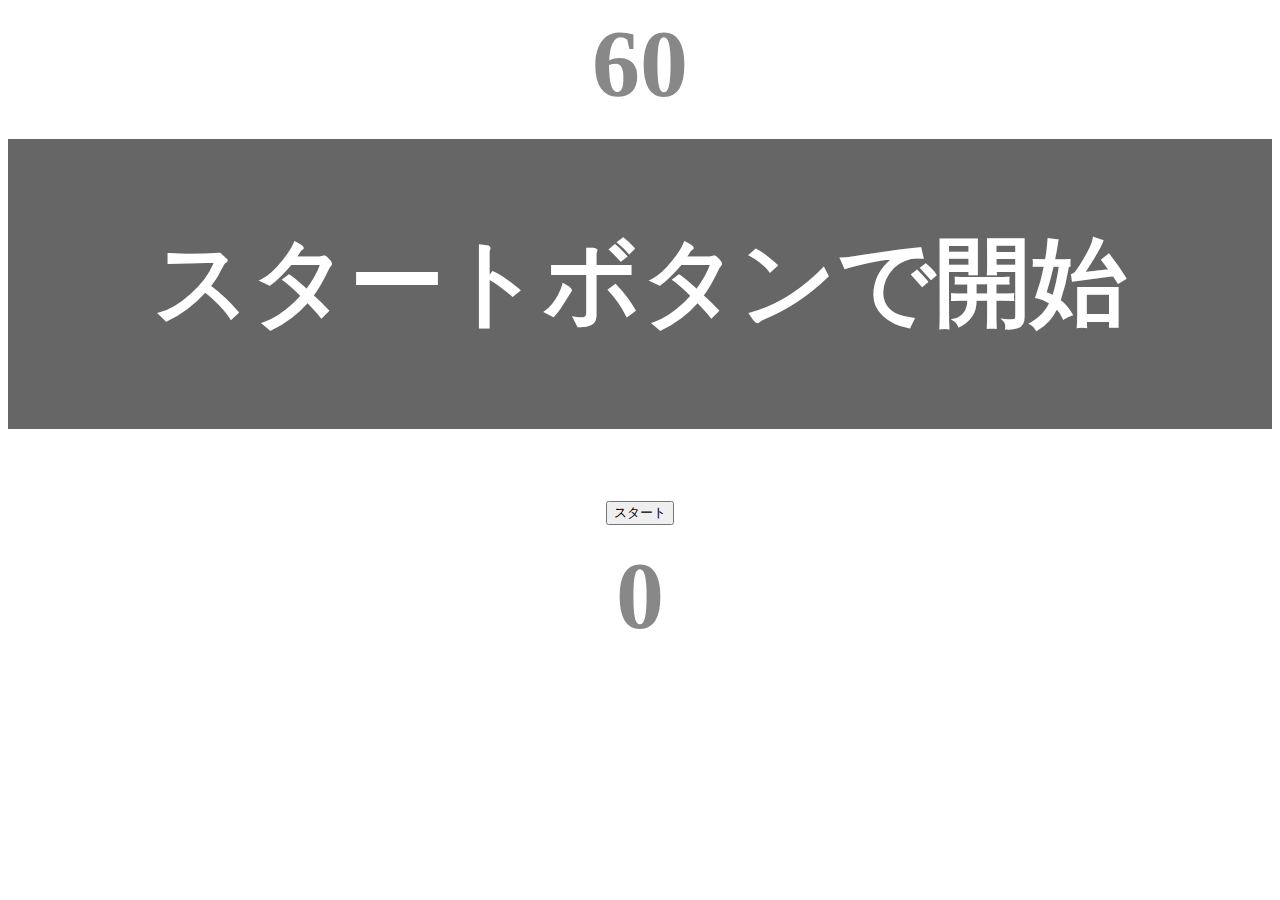
<file: kadai_001/index.html>
<!DOCTYPE html>
<html lang="ja">
    <head>
        <title>タイピングゲーム</title>
        <meta charset="utf-8">
        <meta name="description" content="【JavaScript応用編】簡易的なタイピングゲームです。">
        <meta name="viewport" content="width=device-width, initial-scale=1.0">
        <link rel="stylesheet" href="style.css">
    </head>
    <body>
        <p id="count" class="count">60</p>
        <div id="wrap" class="wrap">
            <span id="typed" class="typed"></span><span id="untyped"></span>
        </div>
        <button id="start">スタート</button>
        <p id="typecount" class="typecount">0</p>
        <script type="text/javascript" src="main.js"></script>
    </body>
</html>
</file>
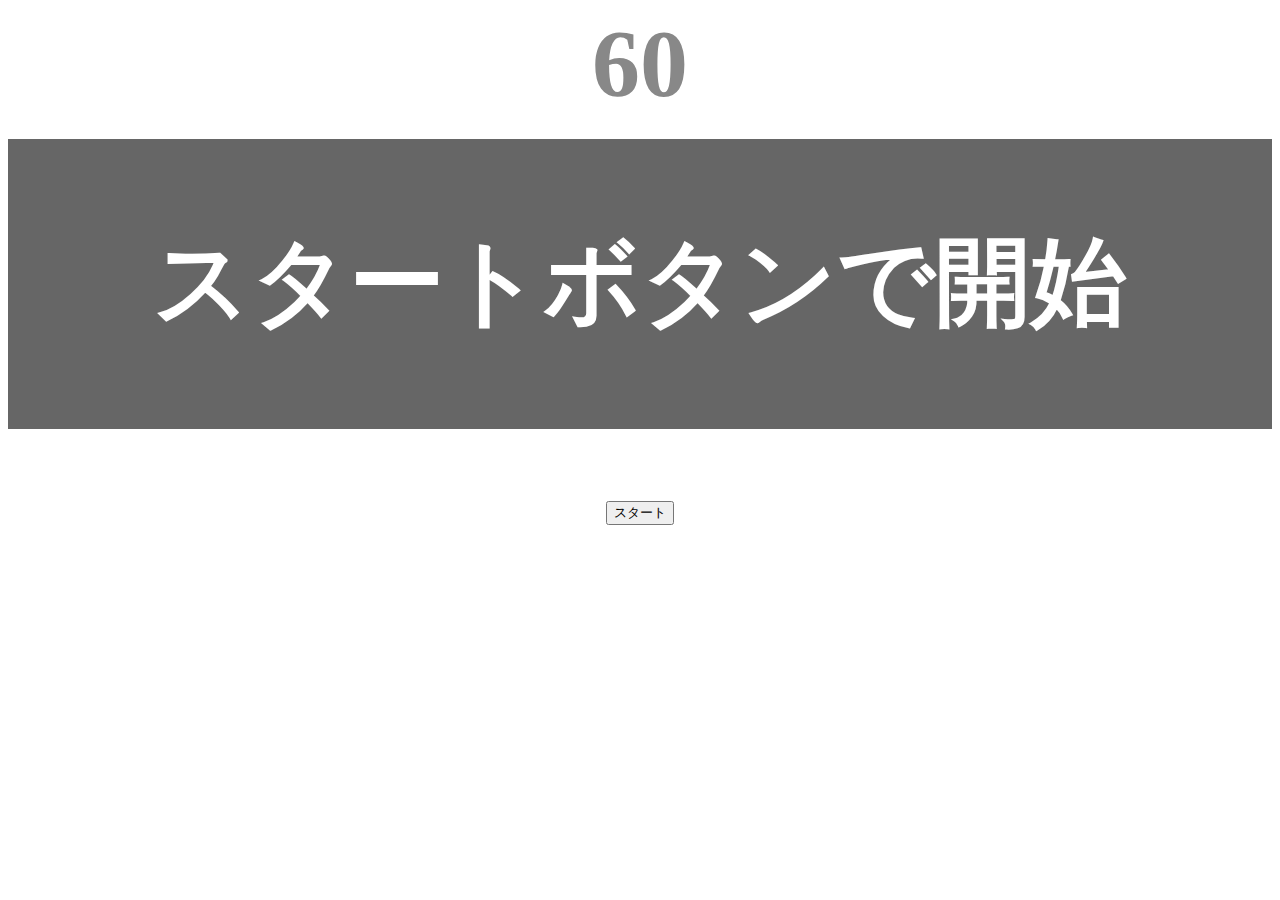
<file: kadai_tutorial_output/typing/index.html>
<!DOCTYPE html>
<html lang="ja">
    <head>
        <title>タイピングゲーム</title>
        <meta charset="utf-8">
        <meta name="description" content="【JavaScript応用編】簡易的なタイピングゲームです。">
        <meta name="viewport" content="width=device-width, initial-scale=1.0">
        <link rel="stylesheet" href="style.css">
    </head>
    <body>
        <p id="count" class="count">60</p>
        <div id="wrap" class="wrap">
            <span id="typed" class="typed"></span><span id="untyped"></span>
        </div>
        <button id="start">スタート</button>
        <script type="text/javascript" src="main.js"></script>
    </body>
</html>
</file>
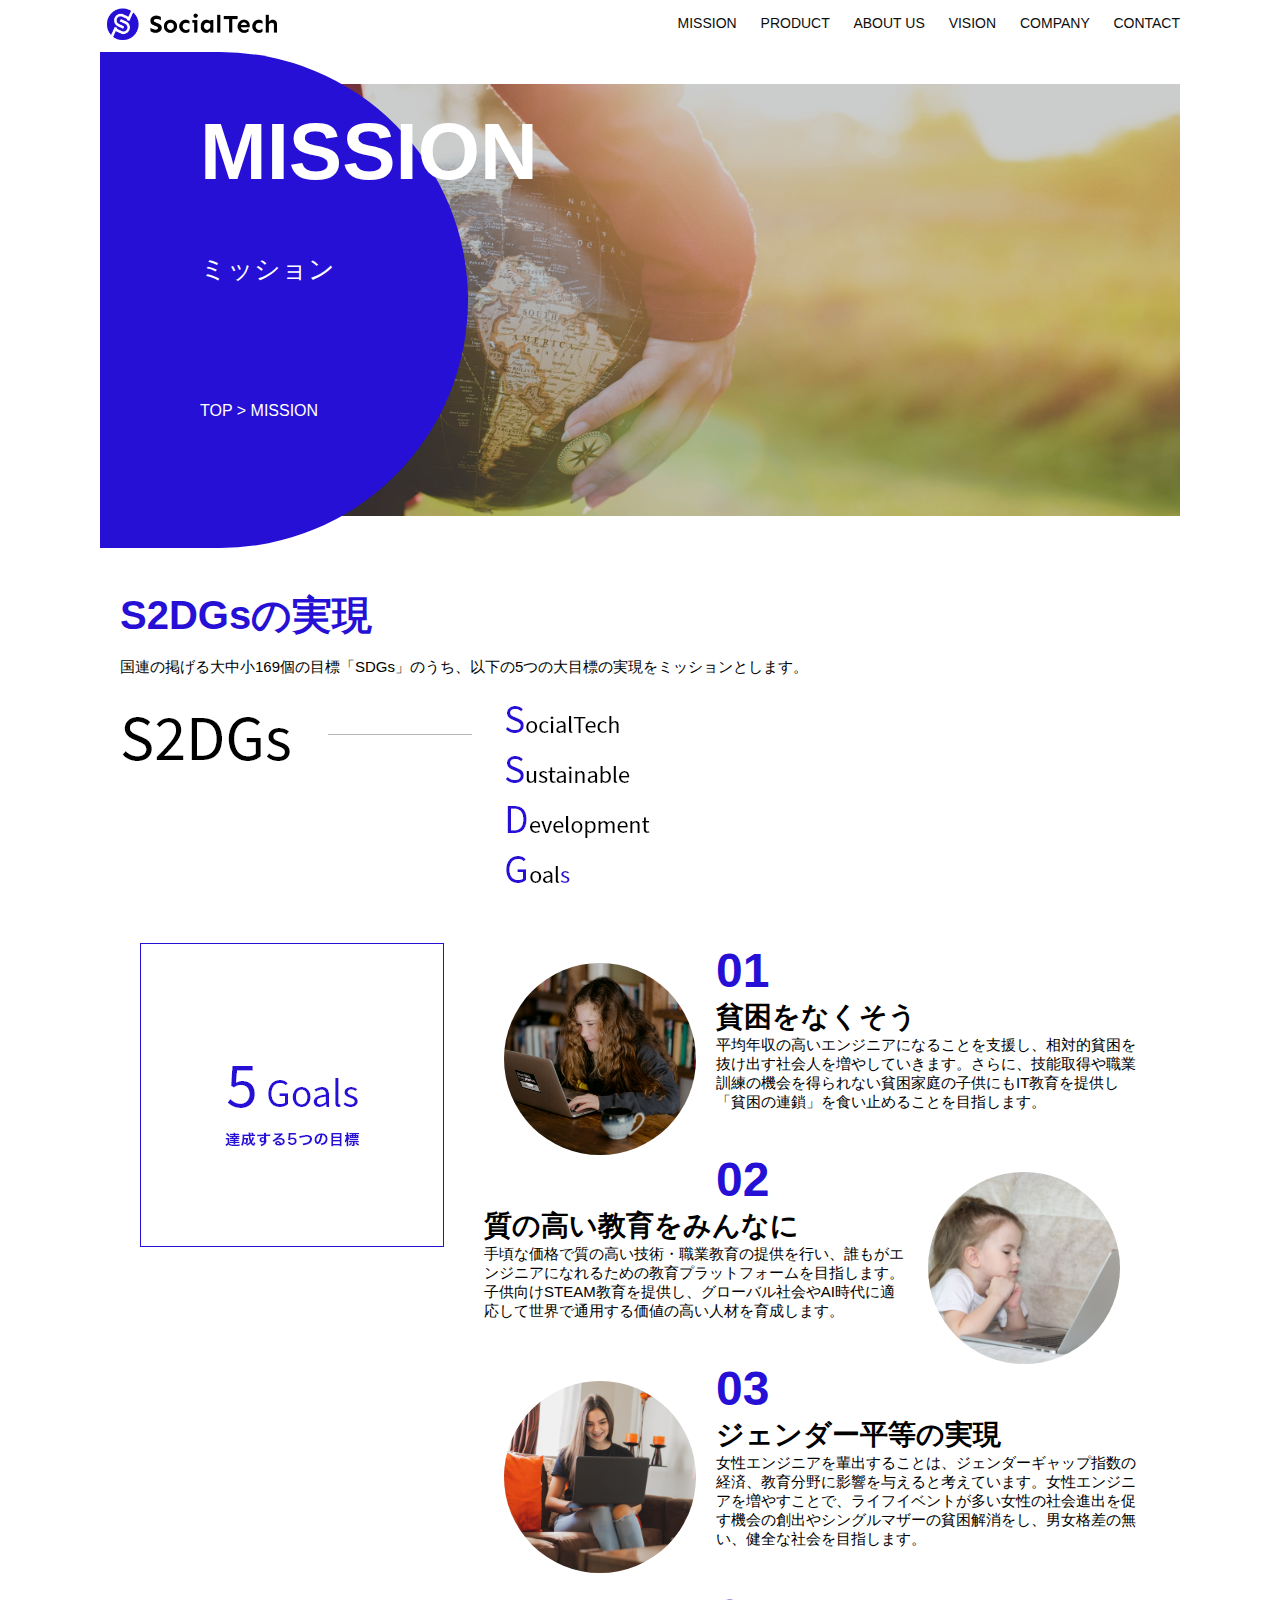
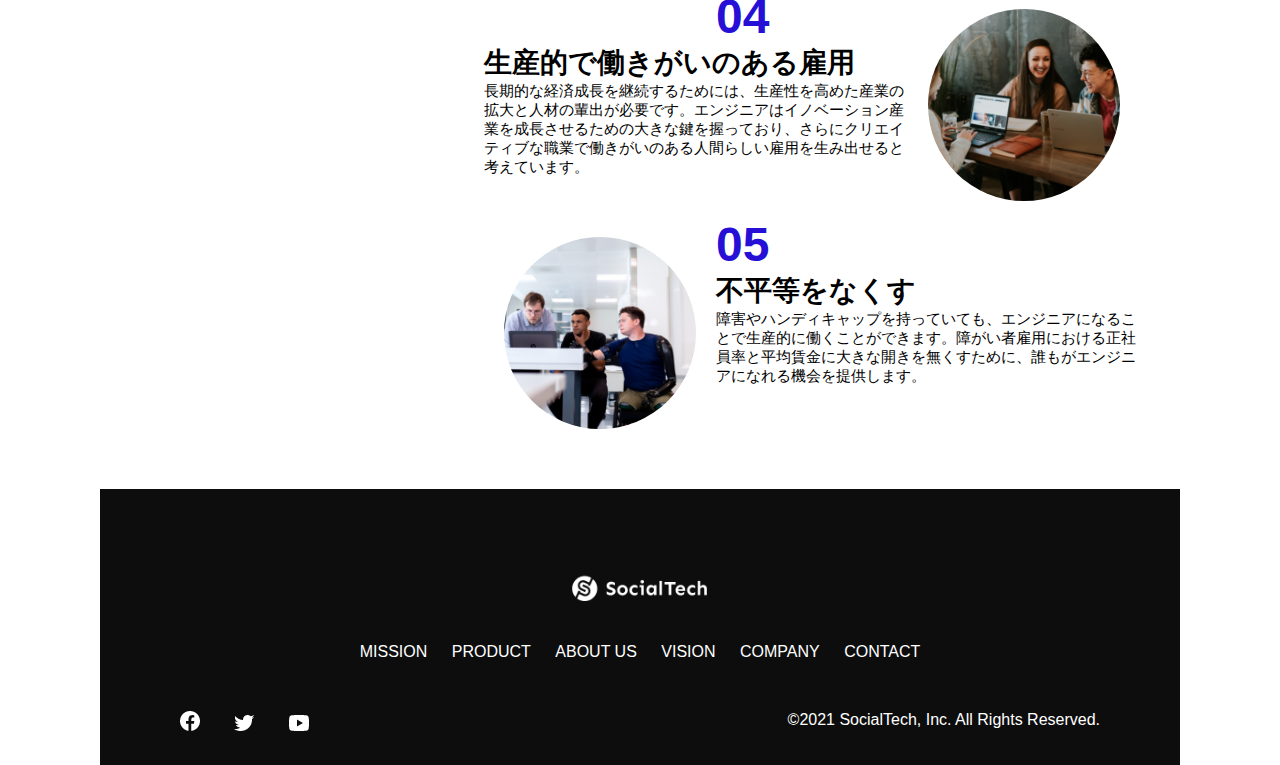
<file: kadai_tutorial_output/mission.html>
<!DOCTYPE html>
<html>

<head>
    <title>SocialTech - MISSON ミッション -</title>
    <meta charset="utf-8">
    <meta name="description" content="SocialTechが目指す5つの目標（S2DGs）を紹介します">
    <meta name="viewport" content="width=device-width, initial-scale=1.0">
    <link rel="stylesheet" href="style.css">
</head>

<body>
    <!-- ヘッダー -->
    <header>
        <!-- ロゴ -->
        <a href="index.html" id="logo"><img src="images/logo.png" alt="トップページに戻る"></a>

        <!-- PC用ナビゲーション -->
        <nav id="nav-pc">
            <a href="mission.html">MISSION</a>
            <a href="product.html">PRODUCT</a>
            <a href="index.html#aboutus">ABOUT US</a>
            <a href="index.html#vision">VISION</a>
            <a href="index.html#company">COMPANY</a>
            <a href="index.html#contact">CONTACT</a>
        </nav>

        <!-- スマホ用メニューボタン -->
        <img id="menu-sp" src="images/button-menu.png" alt="ナビゲーションを開く"
            onclick="document.getElementById('nav-sp').style.display = 'block'">

        <!-- スマホ用ナビゲーション -->
        <nav id="nav-sp">
            <img id="close" src="images/button-close.png" alt="ナビゲーションを閉じる"
                onclick="document.getElementById('nav-sp').style.display = 'none'">
            <a id="logo-sp" href="index.html" onclick="document.getElementById('nav-sp').style.display = 'none'"><img
                    src="images/logo-sp.png" alt="トップページに戻る"></a>
            <a class="menu" href="mission.html"
                onclick="document.getElementById('nav-sp').style.display = 'none'">MISSION</a>
            <a class="menu" href="product.html"
                onclick="document.getElementById('nav-sp').style.display = 'none'">PRODUCT</a>
            <a class="menu" href="index.html#aboutus"
                onclick="document.getElementById('nav-sp').style.display = 'none'">ABOUT US</a>
            <a class="menu" href="index.html#vision"
                onclick="document.getElementById('nav-sp').style.display = 'none'">VISION</a>
            <a class="menu" href="index.html#company"
                onclick="document.getElementById('nav-sp').style.display = 'none'">COMPANY</a>
            <a class="menu" href="index.html#contact"
                onclick="document.getElementById('nav-sp').style.display = 'none'">CONTACT</a>
            <div id="sns">
                <a href="https://www.facebook.com/sejuku2013"><img src="images/button-facebook.png"
                        alt="Facebookのリンク"></a>
                <a href="https://twitter.com/samuraijuku"><img src="images/button-twitter.png" alt="Twitterのリンク"></a>
                <a href="https://www.youtube.com/channel/UCCFOQO5aDK0xXam4cUQXT8g"><img src="images/button-youtube.png"
                        alt="YouTubeのリンク"></a>
            </div>
        </nav>
    </header>
    <main>
        <article>
            <section id="mission-main">
                <div id="mission-title">
                    <h1>MISSION</h1>
                    <span>ミッション</span>
                    <div>TOP > MISSION</div>
                </div>
            </section>
            <section id="mission-s2dgs">
                <h2 class="mission-h2">S2DGsの実現</h2>
                <p>国連の掲げる大中小169個の目標「SDGs」のうち、以下の5つの大目標の実現をミッションとします。</p>
                <img src="images/mission/mission-s2dgs.png" alt="S2DGs">
            </section>
            <section id="mission-5goals">
                <div>
                    <img id="s2dgs-image" src="images/mission/mission-5goals.png" alt="5Goals">
                </div>
                <div>
                    <div>
                        <img class="fivegoals-image-left" src="images/mission/mission-5goals01.png" alt="PCを操作する女の子">
                        <span class="fivegoals-number">01</span>
                        <h3 class="fivegoals-h3">貧困をなくそう</h3>
                        <p class="fivegoals-p">
                            平均年収の高いエンジニアになることを支援し、相対的貧困を抜け出す社会人を増やしていきます。さらに、技能取得や職業訓練の機会を得られない貧困家庭の子供にもIT教育を提供し「貧困の連鎖」を食い止めることを目指します。
                        </p>
                    </div>
                    <div>
                        <img class="fivegoals-image-right" src="images/mission/mission-5goals02.png"
                            alt="PCを見つめる小さい女の子">
                        <span class="fivegoals-number">02</span>
                        <h3 class="fivegoals-h3">質の高い教育をみんなに</h3>
                        <p class="fivegoals-p">
                            手頃な価格で質の高い技術・職業教育の提供を行い、誰もがエンジニアになれるための教育プラットフォームを目指します。子供向けSTEAM教育を提供し、グローバル社会やAI時代に適応して世界で通用する価値の高い人材を育成します。
                        </p>
                    </div>
                    <div>
                        <img class="fivegoals-image-left" src="images/mission/mission-5goals03.png" alt="PCを操作する女性">

                        <span class="fivegoals-number">03</span>
                        <h3 class="fivegoals-h3">ジェンダー平等の実現</h3>
                        <p class="fivegoals-p">
                            女性エンジニアを輩出することは、ジェンダーギャップ指数の経済、教育分野に影響を与えると考えています。女性エンジニアを増やすことで、ライフイベントが多い女性の社会進出を促す機会の創出やシングルマザーの貧困解消をし、男女格差の無い、健全な社会を目指します。
                        </p>
                    </div>
                    <div>
                        <img class="fivegoals-image-right" src="images/mission/mission-5goals04.png" alt="笑顔で話し合う3人の男女">
                        <span class="fivegoals-number">04</span>
                        <h3 class="fivegoals-h3">生産的で働きがいのある雇用</h3>
                        <p class="fivegoals-p">
                            長期的な経済成長を継続するためには、生産性を高めた産業の拡大と人材の輩出が必要です。エンジニアはイノベーション産業を成長させるための大きな鍵を握っており、さらにクリエイティブな職業で働きがいのある人間らしい雇用を生み出せると考えています。
                        </p>
                    </div>
                    <div>
                        <img class="fivegoals-image-left" src="images/mission/mission-5goals05.png"
                            alt="障害を持つ男性が生き生きと働く様子">
                        <span class="fivegoals-number">05</span>
                        <h3 class="fivegoals-h3">不平等をなくす</h3>
                        <p class="fivegoals-p">
                            障害やハンディキャップを持っていても、エンジニアになることで生産的に働くことができます。障がい者雇用における正社員率と平均賃金に大きな開きを無くすために、誰もがエンジニアになれる機会を提供します。
                        </p>
                    </div>
                </div>
            </section>
        </article>
        <footer>
            <div id="footer-logo">
                <img src="images/logo-sp.png" alt="SocialTech">
            </div>
            <div id="footer-link">
                <a href="mission.html">MISSION</a>
                <a href="product.html">PRODUCT</a>
                <a href="index.html#aboutus">ABOUT US</a>
                <a href="index.html#vision">VISION</a>
                <a href="index.html#company">COMPANY</a>
                <a href="index.html#contact">CONTACT</a>
            </div>
            <div id="sns-footer">
                <a href="https://www.facebook.com/sejuku2013"><img src="images/button-facebook.png"
                        alt="Facebookのリンク"></a>
                <a href="https://twitter.com/samuraijuku"><img src="images/button-twitter.png" alt="Twitterのリンク"></a>
                <a href="https://www.youtube.com/channel/UCCFOQO5aDK0xXam4cUQXT8g"><img src="images/button-youtube.png"
                        alt="YouTubeのリンク"></a>
                <span id="copyright">&copy;2021 SocialTech, Inc. All Rights Reserved. </span>
            </div>
        </footer>
    </main>
</body>

</html>
</file>
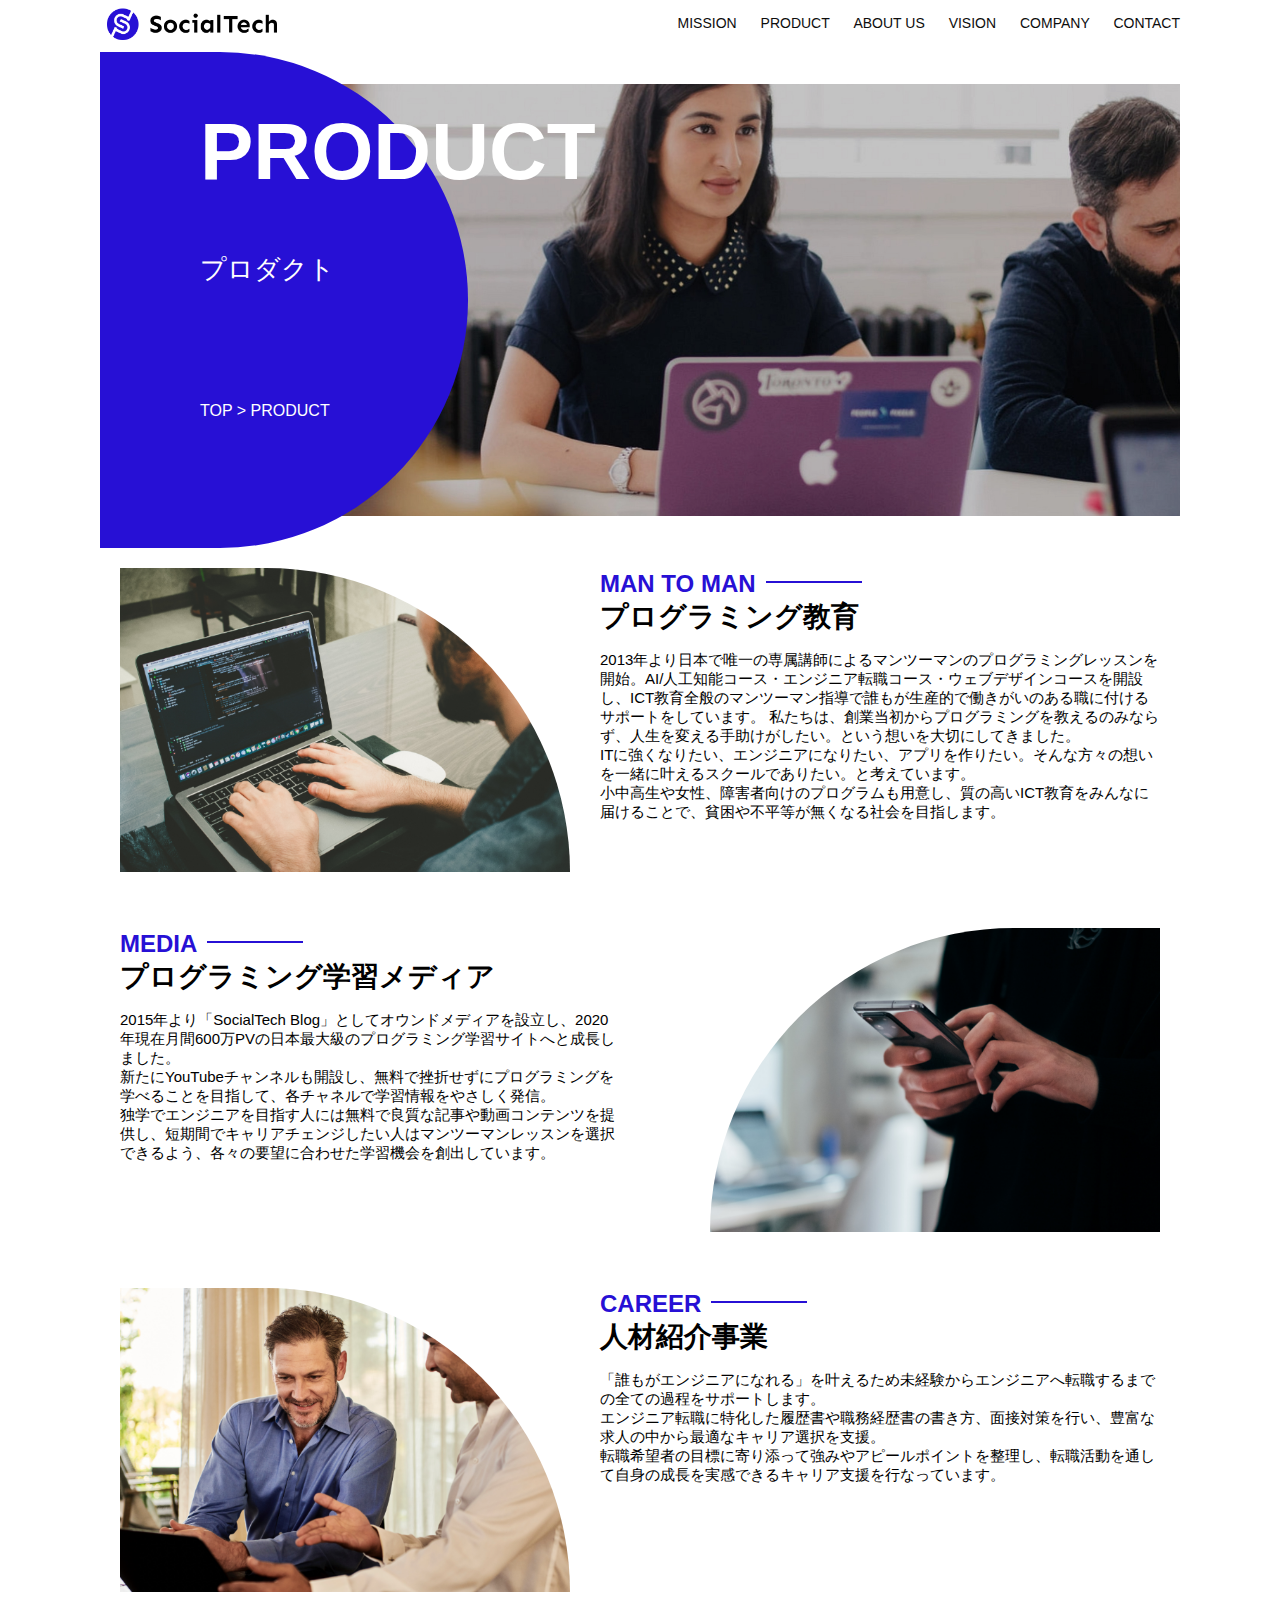
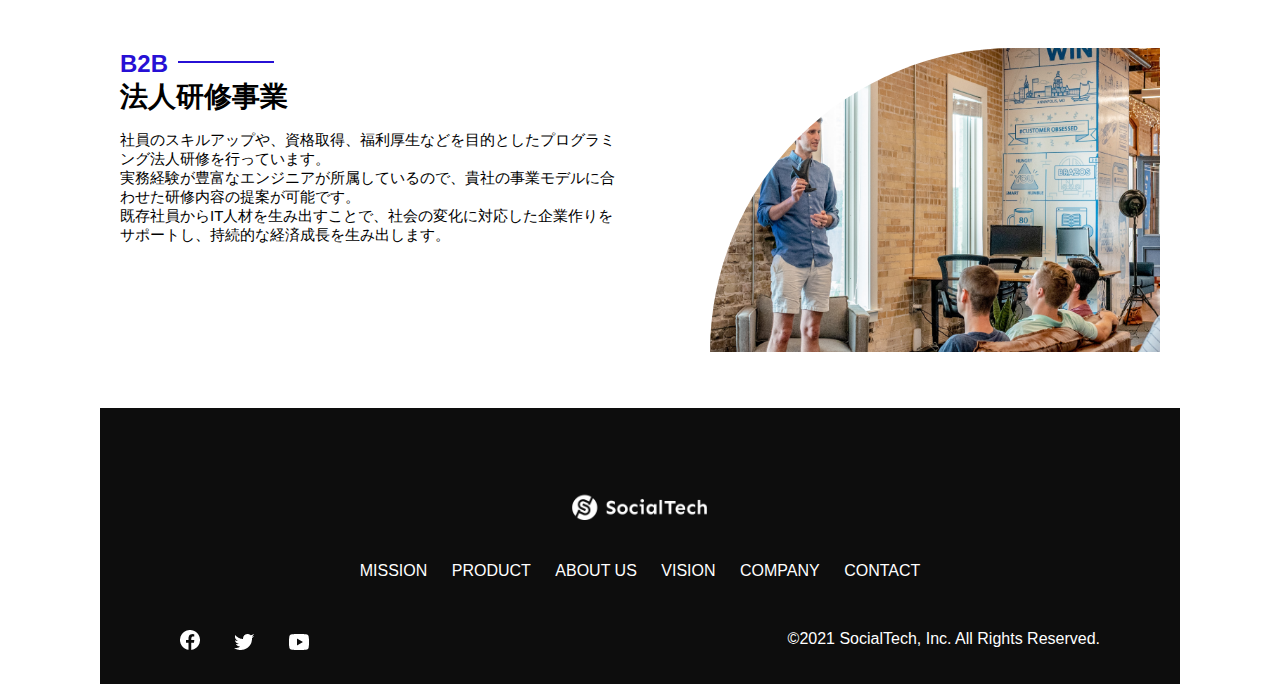
<file: kadai_tutorial_output/product.html>
<!DOCTYPE html>
<html>

<head>
    <title>SocialTech -PRODUCT プロダクト- </title>
    <meta charset="utf-8">
    <meta name="description" content="SocialTechの4つのプロダクトを紹介します">
    <meta name="viewport" content="width=device-width, initial-scale=1.0">
    <link rel="stylesheet" href="style.css">
</head>

<body>
    <!-- ヘッダー -->
    <header>
        <!-- ロゴ -->
        <a href="index.html" id="logo"><img src="images/logo.png" alt="トップページに戻る"></a>

        <!-- PC用ナビゲーション -->
        <nav id="nav-pc">
            <a href="mission.html">MISSION</a>
            <a href="product.html">PRODUCT</a>
            <a href="index.html#aboutus">ABOUT US</a>
            <a href="index.html#vision">VISION</a>
            <a href="index.html#company">COMPANY</a>
            <a href="index.html#contact">CONTACT</a>
        </nav>

        <!-- スマホ用メニューボタン -->
        <img id="menu-sp" src="images/button-menu.png" alt="ナビゲーションを開く"
            onclick="document.getElementById('nav-sp').style.display = 'block'">

        <!-- スマホ用ナビゲーション -->
        <nav id="nav-sp">
            <img id="close" src="images/button-close.png" alt="ナビゲーションを閉じる"
                onclick="document.getElementById('nav-sp').style.display = 'none'">
            <a id="logo-sp" href="index.html" onclick="document.getElementById('nav-sp').style.display = 'none'"><img
                    src="images/logo-sp.png" alt="トップページに戻る"></a>
            <a class="menu" href="mission.html"
                onclick="document.getElementById('nav-sp').style.display = 'none'">MISSION</a>
            <a class="menu" href="product.html"
                onclick="document.getElementById('nav-sp').style.display = 'none'">PRODUCT</a>
            <a class="menu" href="index.html#aboutus"
                onclick="document.getElementById('nav-sp').style.display = 'none'">ABOUT US</a>
            <a class="menu" href="index.html#vision"
                onclick="document.getElementById('nav-sp').style.display = 'none'">VISION</a>
            <a class="menu" href="index.html#company"
                onclick="document.getElementById('nav-sp').style.display = 'none'">COMPANY</a>
            <a class="menu" href="index.html#contact"
                onclick="document.getElementById('nav-sp').style.display = 'none'">CONTACT</a>
            <div id="sns">
                <a href="https://www.facebook.com/sejuku2013"><img src="images/button-facebook.png"
                        alt="Facebookのリンク"></a>
                <a href="https://twitter.com/samuraijuku"><img src="images/button-twitter.png" alt="Twitterのリンク"></a>
                <a href="https://www.youtube.com/channel/UCCFOQO5aDK0xXam4cUQXT8g"><img src="images/button-youtube.png"
                        alt="YouTubeのリンク"></a>
            </div>
        </nav>
    </header>
    <main>
        <article>
            <section id="product-main">
                <div id="product-title">
                    <h1>PRODUCT</h1>
                    <span>プロダクト</span>
                    <div>TOP > PRODUCT</div>
                </div>
            </section>
            <section class="product-section1">
                <img src="images/product/product-mantoman.png" alt="PCでコードを書く男性">
                <div>
                    <h2 class="product-h2">MAN TO MAN</h2>
                    <h3 class="product-h3">プログラミング教育</h3>
                    <p>2013年より日本で唯一の専属講師によるマンツーマンのプログラミングレッスンを開始。AI/人工知能コース・エンジニア転職コース・ウェブデザインコースを開設し、ICT教育全般のマンツーマン指導で誰もが生産的で働きがいのある職に付けるサポートをしています。
                        私たちは、創業当初からプログラミングを教えるのみならず、人生を変える手助けがしたい。という想いを大切にしてきました。<br>ITに強くなりたい、エンジニアになりたい、アプリを作りたい。そんな方々の想いを一緒に叶えるスクールでありたい。と考えています。<br>小中高生や女性、障害者向けのプログラムも用意し、質の高いICT教育をみんなに届けることで、貧困や不平等が無くなる社会を目指します。
                    </p>
                </div>
            </section>
            <section class="product-section2">
                <div>
                    <h2 class="product-h2">MEDIA</h2>
                    <h3 class="product-h3">プログラミング学習メディア</h3>
                    <p>2015年より「SocialTech
                        Blog」としてオウンドメディアを設立し、2020年現在月間600万PVの日本最大級のプログラミング学習サイトへと成長しました。<br>新たにYouTubeチャンネルも開設し、無料で挫折せずにプログラミングを学べることを目指して、各チャネルで学習情報をやさしく発信。<br>独学でエンジニアを目指す人には無料で良質な記事や動画コンテンツを提供し、短期間でキャリアチェンジしたい人はマンツーマンレッスンを選択できるよう、各々の要望に合わせた学習機会を創出しています。
                    </p>
                </div>
                <img src="images/product/product-media.png" alt="スマートフォンを操作する人">
            </section>
            <section class="product-section1">
                <img src="images/product/product-career.png" alt="笑顔で話し合う2人の男性">
                <div>
                    <h2 class="product-h2">CAREER</h2>
                    <h3 class="product-h3">人材紹介事業</h3>
                    <p>「誰もがエンジニアになれる」を叶えるため未経験からエンジニアへ転職するまでの全ての過程をサポートします。<br>エンジニア転職に特化した履歴書や職務経歴書の書き方、面接対策を行い、豊富な求人の中から最適なキャリア選択を支援。<br>転職希望者の目標に寄り添って強みやアピールポイントを整理し、転職活動を通して自身の成長を実感できるキャリア支援を行なっています。<br>
                    </p>
                </div>
            </section>
            <section class="product-section2">
                <div>
                    <h2 class="product-h2">B2B</h2>
                    <h3 class="product-h3">法人研修事業</h3>
                    <p>社員のスキルアップや、資格取得、福利厚生などを目的としたプログラミング法人研修を行っています。<br>実務経験が豊富なエンジニアが所属しているので、貴社の事業モデルに合わせた研修内容の提案が可能です。<br>既存社員からIT人材を生み出すことで、社会の変化に対応した企業作りをサポートし、持続的な経済成長を生み出します。
                    </p>
                </div>
                <img src="images/product/product-b2b.png" alt="講演中の男性とそれを聴く人々">
            </section>
        </article>
        <footer>
            <div id="footer-logo">
                <img src="images/logo-sp.png" alt="SocialTech">
            </div>
            <div id="footer-link">
                <a href="mission.html">MISSION</a>
                <a href="product.html">PRODUCT</a>
                <a href="index.html#aboutus">ABOUT US</a>
                <a href="index.html#vision">VISION</a>
                <a href="index.html#company">COMPANY</a>
                <a href="index.html#contact">CONTACT</a>
            </div>
            <div id="sns-footer">
                <a href="https://www.facebook.com/sejuku2013"><img src="images/button-facebook.png"
                        alt="Facebookのリンク"></a>
                <a href="https://twitter.com/samuraijuku"><img src="images/button-twitter.png" alt="Twitterのリンク"></a>
                <a href="https://www.youtube.com/channel/UCCFOQO5aDK0xXam4cUQXT8g"><img src="images/button-youtube.png"
                        alt="YouTubeのリンク"></a>
                <span id="copyright">&copy;2021 SocialTech, Inc. All Rights Reserved. </span>
            </div>
        </footer>
    </main>
</body>

</html>
</file>
<file: kadai_001/style.css>
body {
    font-size: 6em;
    text-align: center;
}

.count {
    margin: 0;
    font-weight: bold;
    color: #888;
}

.wrap {
    margin-top: 20px;
    padding: 80px 40px;
    background-color: #666;
    font-weight: bold;
    color: #fff;
}

.typecount {
    margin: 0;
    font-weight: bold;
    color: #888;
}

.typed {
    color: lightgreen;
}

.mistyped {
    background-color: red;
}
</file>
<file: kadai_tutorial_output/typing/style.css>
body {
    font-size: 6em;
    text-align: center;
}

.count {
    margin: 0;
    font-weight: bold;
    color: #888;
}

.wrap {
    margin-top: 20px;
    padding: 80px 40px;
    background-color: #666;
    font-weight: bold;
    color: #fff;
}

.typed {
    color: lightgreen;
}

.mistyped {
    background-color: red;
}
</file>
<file: kadai_tutorial_output/style.css>
/* PC、スマホ共通スタイル */
body {
    font-family: "Source Sans Pro", "Hiragino Kaku Gothic ProN", Meiryo, Arial,
        sans-serif;
}

p {
    font-size: 15px;
}

.arrow-right {
    color: #2710d5;
}

#submit {
    margin-top: 50px;
}

/*================
 PC用のスタイル
=================*/
@media screen and (min-width: 768px) {
    .carousel {
        width: 885px;
        margin-left: 20px;
    }

    .carouselImg {
        width: 885px;
    }

    /* 横幅設定 */
    body {
        max-width: 1080px;
        min-width: 900px;
        margin: 0 auto 0 auto;
    }

    /* ヘッダー */
    header {
        display: flex;
        justify-content: space-between;
    }

    /* ナビゲーションのレイアウト */
    #nav-pc {
        font-size: 14px;
        padding-top: 15px;
    }

    /* ナビゲーションのリンクの装飾設定 */
    #nav-pc > a {
        text-decoration: none;
        margin-left: 20px;
    }
    #nav-pc > a:link {
        color: #0d0d0d;
    }
    #nav-pc > a:visited {
        color: #0d0d0d;
    }
    #nav-pc > a:hover {
        color: #0d0d0d;
        text-decoration: underline;
    }
    #nav-pc > a:active {
        color: #0d0d0d;
    }

    /* スマホ用ナビを非表示 */
    #nav-sp,
    #menu-sp {
        display: none;
    }

    /* メインビジュアル*/
    #main-visual {
        position: relative;
        height: 400px;
    }
    #main-message {
        position: absolute;
        top: 0;
        left: 0;
        background-color: #2710d5;
        color: #ffffff;
        border-radius: 0 0 476px 0;
        max-width: 620px;
        height: 100%;
        width: 100%;
        z-index: 11;
    }
    #main-message > h1 {
        font-size: 60px;
        font-weight: bold;
        margin: 100px 0 0 50px;
    }

    #main-message > p {
        font-size: 28px;
        margin: 0 0 0 50px;
    }
    #main-visual > img {
        max-width: 620px;
        border-radius: 476px 0 0 0;
        position: absolute;
        top: 0;
        right: 0;
        z-index: 10;
    }

    /*見出し*/
    h2 {
        margin: 40px 0 0 0;
    }

    h2::after {
        content: url("images/line.png");
        margin-left: 10px;
    }

    h3 {
        font-size: 27px;
    }

    /* ミッション */
    #mission {
        margin: 80px auto 80px auto;
        width: 100%;
    }

    #mission-flex {
        width: 100%;
        display: flex;
    }

    #mission-flex > div {
        width: 50%;
        margin: 20px;
    }

    #mission-photo {
        width: 100%;
    }

    #s2dgs {
        margin-top: 50px;
        width: 100%;
    }

    /* プロダクト */
    #product {
        background-color: #fafafa;
        margin: 80px 0 80px 0;
        padding: 10px 40px 0px 40px;
    }

    /* 外枠 */
    #product > div {
        margin-top: 40px;
        display: flex;
    }

    /* 左のカラム */
    #product-left {
        width: 50%;
        margin-right: 20px;
    }

    /* 右のカラム */
    #product-right {
        width: 50%;
        margin-left: 20px;
        margin-top: 80px;
    }

    /* 写真＋説明の枠 */
    #product-left > div {
        position: relative;
        height: 480px;
        margin-right: 20px;
    }
    #product-right > div {
        position: relative;
        height: 480px;
        margin-left: 20px;
    }

    /* 写真*/
    .product-photo {
        width: 100%;
    }

    /* 説明文の枠 */
    .product-explain {
        background-color: #ffffff;
        position: absolute;
        left: 0;
        top: 280px;
        margin: 0 40px 0 40px;
        padding: 20px;
        box-shadow: 5px 5px 10px rgba(0, 0, 0, 0.05);
    }

    /* 説明文の英語 */
    .product-explain > span {
        color: #2710d5;
        font-weight: bold;
        font-size: 16px;
        margin: 0px;
    }

    /* 説明文の見出し */
    .product-explain > h3 {
        font-size: 20px;
        margin: 5px 0 5px 0;
    }

    /* 説明文 */
    .product-explain > p {
        font-size: 14px;
        margin: 0;
    }

    /* もっと見るボタン */
    #product-more {
        margin: 0 auto -42px auto;
    }

    /* ABOUT US */
    #aboutus {
        margin: 80px auto 80px auto;
    }

    /* ３つの組織文化と写真を入れる枠 */
    #aboutus > div {
        display: flex;
    }

    /* 写真 */
    .culture-img {
        width: 100%;
        align-self: flex-start;
    }

    .culture-img2 {
        margin-top: 50px;
        width: 100%;
    }

    /* 3つの組織文化の表 */
    .culture-table {
        margin-right: 50px;
    }

    /* 番号 */
    .culture-num {
        font-size: 80px;
        color: #2710d5;
        margin: 0 20px 0 0;
    }

    /* 組織文化英語 */
    .culture-en {
        color: #2710d5;
        font-weight: bold;
        font-size: 24px;
        display: block;
    }

    /* 組織文化日本語 */
    .culture-jp {
        font-size: 28px;
        font-weight: bold;
    }

    /* 説明文 */
    .culture-description {
        margin: 0;
    }

    /* ビジョン */
    #vision {
        margin: 80px auto 80px auto;
    }

    /* セクション内の外枠*/
    #vision > div {
        width: 100%;
        display: flex;
        justify-content: space-between;
        flex-wrap: wrap;
    }

    /*7つの行動指針の枠*/
    .vision-box {
        width: 300px;
        height: 300px;
        margin-bottom: 30px;
        position: relative;
    }

    .vision-box > img {
        width: 100%;
        height: auto;
        position: absolute;
        top: 0;
        left: 0;
        z-index: 30;
    }

    .vision-box > span {
        position: absolute;
        top: 0;
        left: 0;
        z-index: 31;
        margin-right: 20px;
    }

    .vision-box > span > h4 {
        color: #2710d5;
        font-size: 19px;
        margin: 80px 0 0 0;
    }

    .vision-box > span > h4::first-letter {
        font-size: 40px;
    }

    .vision-box > span > h5 {
        font-size: 20px;
        margin: 0 0 0 0;
    }

    .vision-box > span > p {
        margin: 10px 0 0 0;
    }

    /*会社概要*/
    #company {
        margin: 80px auto 80px auto;
    }

    #company-table {
        width: 100%;
    }

    .tableheader {
        text-align: left;
        padding: 20px;
        border-bottom-color: #2710d5;
        border-bottom-width: 1px;
        border-bottom-style: solid;
        width: 100px;
    }

    .tableheader-first {
        text-align: left;
        padding: 20px;
        border-bottom-color: #2710d5;
        border-bottom-width: 1px;
        border-bottom-style: solid;
        border-top-color: #2710d5;
        border-top-width: 1px;
        border-top-style: solid;
        width: 100px;
    }

    .cell {
        padding: 30px;
        border-bottom-color: #ececec;
        border-bottom-width: 1px;
        border-bottom-style: solid;
    }
    .cell-first {
        padding: 30px;
        border-bottom-color: #ececec;
        border-bottom-width: 1px;
        border-bottom-style: solid;
        border-top-color: #ececec;
        border-top-width: 1px;
        border-top-style: solid;
    }

    #company > iframe {
        width: 100%;
        height: 368px;
        margin-top: 40px;
    }

    /* お問い合わせ */
    #contact {
        margin: 80px auto 80px auto;
    }

    /* 外枠 */
    #contact > form > div {
        display: flex;
        flex-direction: row;
        flex-wrap: wrap;
        padding-bottom: 30px;
    }

    /* 左列　見出し */
    .contact-heading {
        width: 240px;
        align-self: center;
    }
    /* 見出しのラベル */
    .contact-label {
        font-weight: bold;
    }
    /* 必須 */
    .contact-span {
        color: #ce2222;
        margin: 0 0 0 20px;
        font-weight: bold;
    }
    /* テキストボックス */
    .contact-textbox {
        border-top: 0px;
        border-left: 0px;
        border-right: 0px;
        border-bottom-width: 1px;
        border-bottom-color: #707070;
        border-style: solid;
        background-color: #fafafa;
        height: 56px;
        width: 400px;
    }

    /* お問い合わせ内容のテキストエリア */
    .contact-textarea {
        border-top: 0px;
        border-left: 0px;
        border-right: 0px;
        border-bottom-width: 1px;
        border-bottom-color: #707070;
        background-color: #fafafa;
        width: 400px;
        height: 200px;
    }

    /* 個人情報の取り扱い */
    details {
        width: 700px;
    }
    details > div {
        background-color: #fafafa;
        padding: 20px;
    }

    details > div > span {
        font-weight: bold;
    }

    /* フッター */
    footer {
        background-color: #0d0d0d;
        text-align: center;
        padding: 80px 80px 30px 80px;
    }

    #footer-logo {
        margin-bottom: 30px;
    }

    #footer-link {
        margin-bottom: 50px;
    }
    #footer-link > a {
        text-decoration: none;
        margin: 10px;
    }
    #footer-link > a:link {
        color: #ffffff;
    }
    #footer-link > a:visited {
        color: #ffffff;
    }
    #footer-link > a:hover {
        color: #ffffff;
        text-decoration: underline;
    }
    #footer-link > a:active {
        color: #ffffff;
    }

    #sns-footer {
        text-align: left;
        width: 100%;
    }
    #sns-footer > a {
        margin-right: 30px;
    }

    #copyright {
        color: #ffffff;
        float: right;
    }

    /* mission.html用スタイル */
    /* ミッションのメインビジュアル */
    #mission-main {
        height: 496px;
        width: 100%;
        background-image: url("images/mission/mission-main.png");
        background-repeat: no-repeat;
        background-position-y: center;
    }

    #mission-title {
        background-color: #2710d5;
        width: 368px;
        color: #ffffff;
        height: 496px;
        border-radius: 0 248px 248px 0;
        position: relative;
    }
    #mission-title > h1 {
        position: absolute;
        top: 0;
        left: 100px;
        font-size: 80px;
    }

    #mission-title > span {
        position: absolute;
        top: 200px;
        left: 100px;
        font-size: 26px;
    }

    #mission-title > div {
        position: absolute;
        top: 350px;
        left: 100px;
        font-size: 16px;
    }

    #mission-s2dgs {
        width: 100%;
        margin: 20px;
    }

    .mission-h2 {
        color: #2710d5;
        font-size: 40px;
    }

    .mission-h2::after {
        content: none;
    }

    #mission-5goals {
        margin: 20px;
        display: flex;
    }
    #mission-5goals > div {
        flex-grow: 1;
        padding: 20px;
    }

    #mission-5goals > div > div {
        margin-bottom: 40px;
    }

    .fivegoals-image-right {
        float: right;
        margin: 20px;
    }

    .fivegoals-image-left {
        float: left;
        margin: 20px;
    }

    .fivegoals-number {
        color: #2710d5;
        font-size: 48px;
        font-weight: bold;
        margin: 0;
    }

    .fivegoals-h3 {
        font-size: 28px;
        margin: 0;
    }
    .fivegoals-p {
        margin: 0;
    }

    /* プロダクトページ */
    #product-main {
        height: 496px;
        width: 100%;
        background-image: url("images/product/product-main.png");
        background-repeat: no-repeat;
        background-position-y: center;
    }

    #product-title {
        background-color: #2710d5;
        width: 368px;
        color: #ffffff;
        height: 496px;
        border-radius: 0 248px 248px 0;
        position: relative;
    }
    #product-title > h1 {
        position: absolute;
        top: 0;
        left: 100px;
        font-size: 80px;
    }

    #product-title > span {
        position: absolute;
        top: 200px;
        left: 100px;
        font-size: 26px;
    }

    #product-title > div {
        position: absolute;
        top: 350px;
        left: 100px;
        font-size: 16px;
    }

    /* セクション1 */
    .product-section1 {
        position: relative;
        margin: 20px;
        height: 340px;
    }

    .product-section1 > img {
        position: absolute;
        top: 0;
        left: 0;
        width: 450px;
        margin: 0 40px 30px 0;
        border-radius: 0 432px 0 0;
    }

    .product-section1 > div {
        position: absolute;
        top: 0;
        left: 480px;
    }

    /*セクション２*/

    .product-section2 {
        position: relative;
        margin: 20px;
        height: 340px;
    }

    .product-section2 > img {
        position: absolute;
        top: 0;
        right: 0;
        width: 450px;
        margin: 0 0 30px 40px;
        border-radius: 432px 0 0 0;
    }

    .product-section2 > div {
        width: 500px;
        position: absolute;
        top: 0;
        left: 0;
    }

    .product-h2 {
        color: #2710d5;
        font-size: 24px;
        margin: 0;
    }

    .product-h3 {
        font-size: 28px;
        margin: 0;
    }
}

/*====================
 スマートフォン用のスタイル
=====================*/
@media screen and (max-width: 767px) {
    /* スマホ用のカルーセル設定 */
    .carousel {
        width: 375px;
        margin: 0 auto;
    }

    .carouselImg {
        width: 375px;
    }
    
    body {
        min-width: 375px;
        margin: 0;
    }

    /* PC用ナビゲーション非表示 */
    #nav-pc {
        display: none;
    }

    /* ハンバーガーメニュー */
    #menu-sp {
        position: absolute;
        top: 0px;
        right: 0px;
    }

    /* スマホ用ナビゲーションの表示切替*/
    /* 初期状態、レイアウトと非表示設定 */
    #nav-sp {
        background-color: #2710d5;
        position: absolute;
        left: 0;
        top: 0;
        height: 100%;
        width: 100%;
        display: none;
        z-index: 100;
    }

    /* ×ボタン */
    #close {
        position: absolute;
        top: 20px;
        right: 20px;
    }

    /* ナビゲーションメニュー用ロゴ */
    #logo-sp {
        margin: 80px 0 30px 20px;
    }

    /* ナビゲーションのリンクの装飾設定 */
    #nav-sp > a {
        display: block;
    }

    #nav-sp > a:link {
        color: #ffffff;
    }
    #nav-sp > a:visited {
        color: #ffffff;
    }
    #nav-sp > a:hover {
        color: #ffffff;
        text-decoration: underline;
    }
    #nav-sp > a:active {
        color: #ffffff;
    }

    #nav-sp > .menu {
        text-decoration: none;
        display: block;
        margin: 0 20px 0 20px;
        height: 44px;
        font-size: 16px;
        background-image: url("images/arrow.png");
        background-repeat: no-repeat;
        background-position: right top;
    }

    #sns {
        position: absolute;
        bottom: 20px;
        left: 20px;
    }
    #sns > a {
        margin-right: 30px;
    }

    /* メインビジュアル */
    #main-visual {
        position: relative;
        height: 470px;
        width: 100%;
        overflow: hidden;
    }
    #main-visual > div {
        position: absolute;
        top: 0;
        left: 0;
        background-color: #2710d5;
        color: white;
        border-radius: 0 0 476px 0;
        text-align: center;
        height: 280px;
        width: 100%;
        z-index: 11;
    }
    #main-visual > div > h1 {
        font-size: 28px;
        margin: 90px 0 0 0;
    }

    #main-visual > div > p {
        margin: 0;
    }

    #main-visual > img {
        width: 100%;
        border-radius: 476px 0 0 0;

        z-index: 10;
        position: absolute;
        bottom: 0;
        right: 0;
    }

    /*見出し*/
    h2::after {
        content: url("images/line.png");
        margin-left: 10px;
    }

    h3 {
        font-size: 24px;
        margin: 10px 0 0 0;
    }

    /* ミッション */
    #mission {
        margin: 20px;
    }

    #mission-photo {
        width: 100%;
    }

    #s2dgs {
        width: 100%;
    }

    /* プロダクト */
    #product {
        background-color: #fafafa;
        padding-top: 10px;
    }

    #product h2 {
        margin-left: 20px;
    }
    /* 外枠 */
    /* 左右のカラム　スマホでは縦並び */
    #product-left,
    #product-right {
        margin-right: 20px;
        margin-left: 20px;
    }

    /* 写真＋説明の枠 */
    #product-left > div,
    #product-right > div {
        position: relative;
        height: 540px;
    }

    /* 説明文の枠 */
    .product-explain {
        background-color: #ffffff;
        position: absolute;
        left: 0;
        bottom: 50px;
        padding: 20px;
        box-shadow: 5px 5px 10px rgba(0, 0, 0, 0.05);
    }

    .product-explain > span {
        color: #2710d5;
        font-weight: bold;
        font-size: 16px;
        margin: 0px;
    }

    .product-explain > h3 {
        margin: 10px 0 10px 0;
    }

    /* 写真*/
    .product-photo {
        width: 100%;
    }

    #product-more > img {
        margin: 0 0 -42px 20px;
    }

    /* ABOUT US */
    #aboutus {
        margin: 80px 20px 80px 20px;
    }

    #aboutus > div {
        display: flex;
        flex-direction: column;
    }

    .culture-table {
        width: 100%;
        padding-right: 20px;
        order: 2;
    }

    .culture-img {
        width: 100%;
        order: 1;
    }

    .culture-img2 {
        width: 100%;
    }
    .culture-num {
        font-size: 80px;
        color: #2710d5;
    }

    .culture-en {
        color: #2710d5;
        font-weight: bold;
        font-size: 24px;
        display: block;
    }

    .culture-jp {
        display: block;
    }

    .culture-description {
        margin: 0;
    }

    /* ビジョン */
    #vision {
        margin: 80px 20px 80px 20px;
    }

    .vision-box {
        width: 300px;
        height: 300px;
        margin-bottom: 30px;
        position: relative;
    }

    .vision-box > img {
        width: 100%;
        height: auto;
        position: absolute;
        top: 0;
        left: 0;
        z-index: 30;
    }

    .vision-box > span {
        position: absolute;
        top: 0;
        left: 0;
        z-index: 31;
        margin-right: 20px;
    }

    .vision-box > span > h4 {
        color: #2710d5;
        font-size: 19px;
        margin: 60px 0 0 0;
    }

    .vision-box > span > h5 {
        font-size: 20px;
        margin: 0 0 0 0;
    }
    .vision-box > span > p {
        margin: 10px 0 0 0;
    }

    /*会社概要*/
    #company {
        margin: 0 20px 0 20px;
    }

    #company > h3 {
        margin-bottom: 20px;
    }

    #company-table {
        width: 100%;
    }

    .tableheader-first {
        text-align: left;
        padding: 20px;
        border-bottom-color: #2710d5;
        border-bottom-width: 1px;
        border-bottom-style: solid;
        border-top-color: #2710d5;
        border-top-width: 1px;
        border-top-style: solid;
        width: 50px;
    }
    .tableheader {
        text-align: left;
        padding: 20px;
        border-bottom-color: #2710d5;
        border-bottom-width: 1px;
        border-bottom-style: solid;
        width: 50px;
    }

    .cell-first {
        padding: 20px;
        border-bottom-color: #ececec;
        border-bottom-width: 1px;
        border-bottom-style: solid;
        border-top-color: #ececec;
        border-top-width: 1px;
        border-top-style: solid;
    }
    .cell {
        padding: 20px;
        border-bottom-color: #ececec;
        border-bottom-width: 1px;
        border-bottom-style: solid;
    }

    #company > iframe {
        width: 100%;
        height: 240px;
        margin: 40px 0 0 0;
    }

    /* お問い合わせ */
    #contact {
        margin: 80px 20px 80px 20px;
    }

    #contact > h3 {
        margin-bottom: 20px;
    }

    #contact > form > div {
        margin-bottom: 20px;
    }

    .contact-heading {
        margin-bottom: 20px;
    }

    /* ラベル */
    .contact-label {
        font-weight: bold;
    }

    /* 必須 */
    .contact-span {
        color: #ce2222;
        margin: 0 0 0 20px;
        font-weight: bold;
    }

    .contact-textbox {
        height: 56px;
        border-top: 0px;
        border-left: 0px;
        border-right: 0px;
        background-color: #fafafa;
        border-bottom-width: 1px;
        border-bottom-color: #707070;
        border-style: solid;
        min-width: 300px;
        width: 100%;
    }

    .contact-textarea {
        height: 150px;
        border-top: 0px;
        border-left: 0px;
        border-right: 0px;
        background-color: #fafafa;
        width: 100%;
    }

    .radiobutton {
        margin-bottom: 20px;
    }

    /* .radiobutton + label::after {
        content: "\A";
        white-space: pre;
    } */

    /* フッター */
    footer {
        background-color: #0d0d0d;
        padding: 30px 20px 50px 20px;
    }

    #footer-logo {
        margin-bottom: 30px;
    }

    #footer-link {
        margin-bottom: 50px;
    }
    #footer-link > a {
        text-decoration: none;
        margin: 0 20px 30px 0;
        display: block;

        background-image: url("images/arrow.png");
        background-repeat: no-repeat;
        background-position: right top;
    }
    #footer-link > a:link {
        color: #ffffff;
    }
    #footer-link > a:visited {
        color: #ffffff;
    }
    #footer-link > a:hover {
        color: #ffffff;
        text-decoration: underline;
    }
    #footer-link > a:active {
        color: #ffffff;
    }

    #sns-footer > a {
        margin-right: 30px;
    }
    #copyright {
        font-size: 12px;
        display: block;
        margin-top: 30px;
        color: #ffffff;
    }

    /* mission.html用スタイル */
    /* ミッションのメインビジュアル */
    #mission-main {
        height: 256px;
        width: 100%;
        background-image: url("images/mission/mission-main.png");
        background-repeat: no-repeat;
        background-position-y: center;
        background-size: auto 208px;
    }

    #mission-title {
        background-color: #2710d5;
        width: 136px;
        color: #ffffff;
        height: 256px;
        border-radius: 0 248px 248px 0;
        position: relative;
    }
    #mission-title > h1 {
        position: absolute;
        top: 0;
        left: 20px;
        font-size: 40px;
    }

    #mission-title > span {
        position: absolute;
        top: 110px;
        left: 20px;
        font-size: 18px;
    }

    #mission-title > div {
        position: absolute;
        top: 180px;
        left: 20px;
        font-size: 13px;
    }
    /* ミッションページ　S2DGSの設定 */
    #mission-s2dgs {
        margin: 20px;
    }

    .mission-h2 {
        color: #2710d5;
        font-size: 38px;
        margin: 0px;
    }

    .mission-h2::after {
        content: none;
    }

    #mission-s2dgs > img {
        width: 100%;
    }

    #section-s2dgs > img {
        width: 100%;
    }

    /* ミッションページ　5つのゴールの設定 */
    #mission-5goals {
        margin: 20px;
    }

    #mission-5goals > div > div {
        margin-bottom: 40px;
    }

    #s2dgs-image {
        width: 100%;
    }
    .fivegoals-image-right {
        margin: 20px auto 20px auto;
        display: block;
    }

    .fivegoals-image-left {
        margin: 20px auto 20px auto;
        display: block;
    }

    .fivegoals-number {
        color: #2710d5;
        font-size: 48px;
        margin: 0;
    }

    .fivegoals-h3 {
        font-size: 28px;
        margin: 0;
    }
    .fivegoals-p {
        margin: 0;
    }

    /* プロダクトページ */

    #product-main {
        height: 256px;
        width: 100%;
        background-image: url("images/product/product-main.png");
        background-repeat: no-repeat;
        background-position-y: center;
        background-size: auto 208px;
    }

    #product-title {
        background-color: #2710d5;
        width: 136px;
        color: #ffffff;
        height: 256px;
        border-radius: 0 248px 248px 0;
        position: relative;
    }
    #product-title > h1 {
        position: absolute;
        top: 0;
        left: 20px;
        font-size: 40px;
    }

    #product-title > span {
        position: absolute;
        top: 110px;
        left: 20px;
        font-size: 18px;
    }

    #product-title > div {
        position: absolute;
        top: 180px;
        left: 20px;
        font-size: 13px;
    }

    .product-section1 {
        margin: 20px;
    }

    .product-section1 > img {
        width: 100%;
        border-radius: 0 300px 0 0;
    }

    .product-section1 > div {
    }

    .product-section2 {
        margin: 20px;

        display: flex;
        flex-direction: column;
    }

    .product-section2 > img {
        order: 1;
        width: 100%;
        border-radius: 300px 0 0 0;
    }

    .product-section2 > div {
        order: 2;
    }

    .product-h2 {
        color: #2710d5;
        font-size: 24px;
        /* width: 250px; */
        margin: 0;
    }

    .product-h3 {
        font-size: 28px;
        margin: 0;
    }
}
</file>
